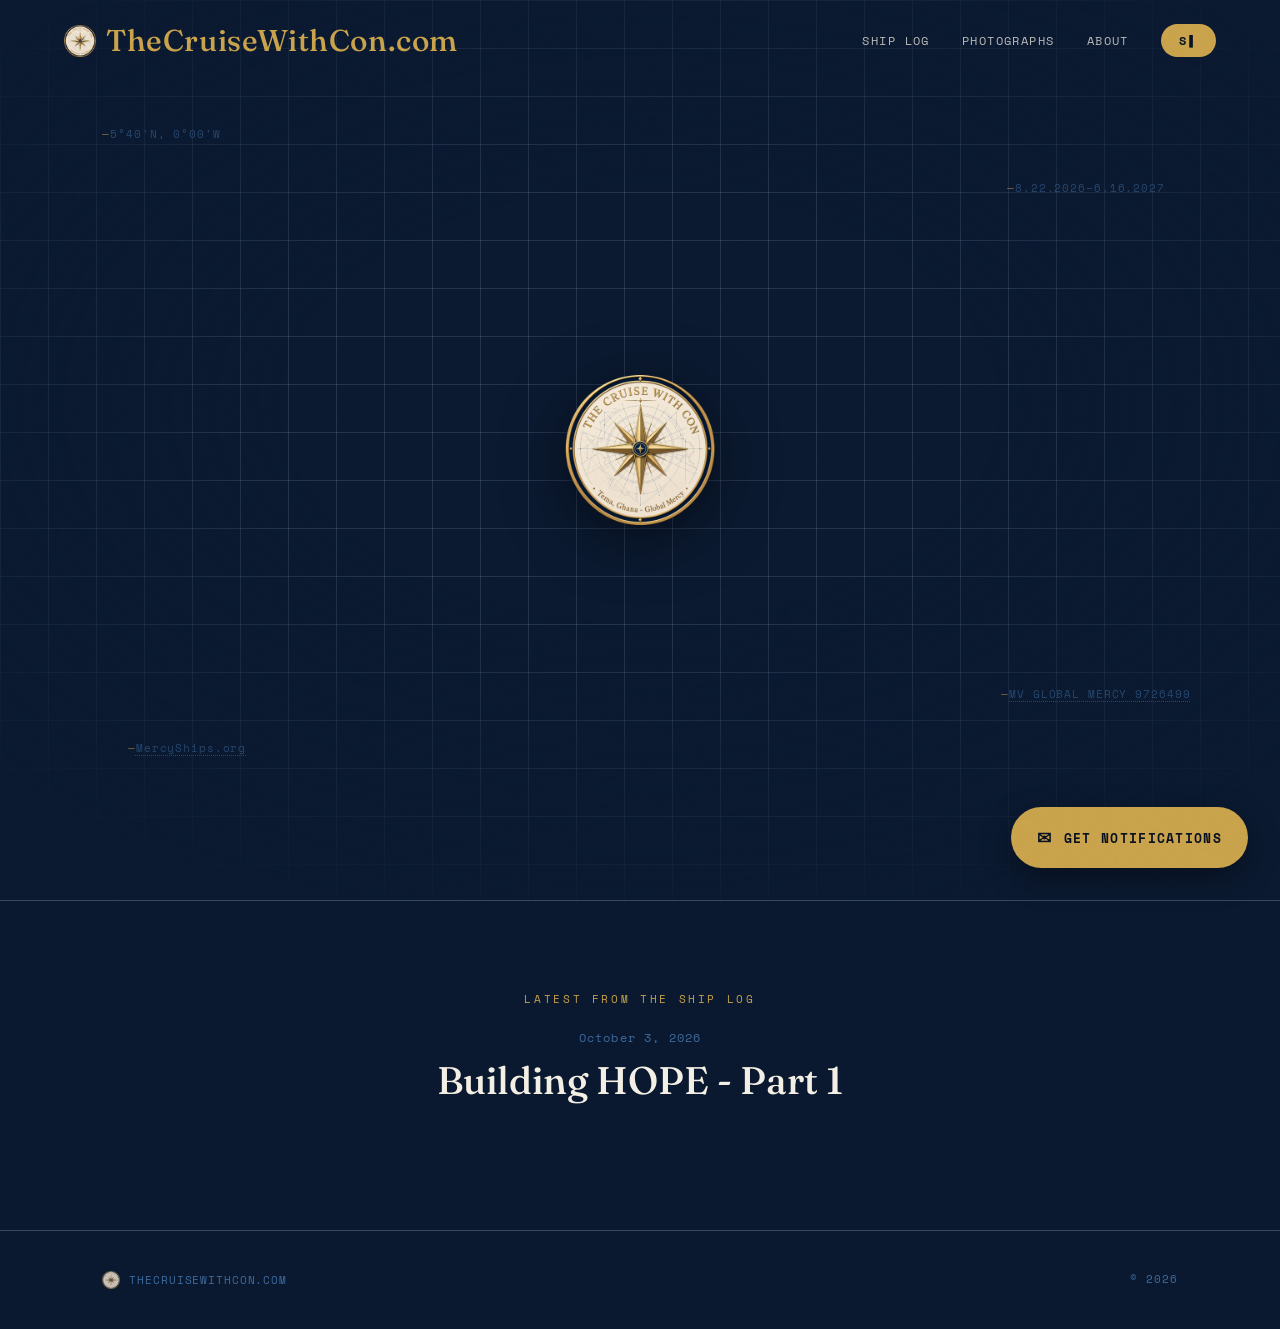
<file: index.html>
<!DOCTYPE html>
<html lang="en">
<head>
<meta charset="UTF-8">
<meta name="viewport" content="width=device-width, initial-scale=1.0">
<title>TheCruiseWithCon.com</title>
<link rel="preconnect" href="https://fonts.googleapis.com">
<link rel="preconnect" href="https://fonts.gstatic.com" crossorigin>
<link href="https://fonts.googleapis.com/css2?family=Fraunces:opsz,wght@9..144,300;9..144,500;9..144,600&family=Spectral:ital,wght@0,300;0,400;1,400&family=Space+Mono:wght@400;700&display=swap" rel="stylesheet">
<link rel="stylesheet" href="css/style.css">
<link rel="alternate icon" href="favicon.ico">
<link rel="icon" type="image/png" sizes="32x32" href="favicon-32.png">
<link rel="icon" type="image/png" sizes="16x16" href="favicon-16.png">
<link rel="apple-touch-icon" href="apple-touch-icon.png">
<style>
  /* ---- Home-only: hero ---- */
  .hero {
    position: relative;
    min-height: 100svh;
    display: flex;
    flex-direction: column;
    justify-content: center;
    align-items: center;
    text-align: center;
    padding: 0 6vw;
  }
  .grid-bg {
    position: absolute; inset: 0;
    background-image:
      linear-gradient(var(--line-pale) 1px, transparent 1px),
      linear-gradient(90deg, var(--line-pale) 1px, transparent 1px);
    background-size: 48px 48px;
    opacity: 0;
    transform: scale(1.16);
    animation: fadeGrid 2.4s ease forwards 0.2s, gridSettle 2.6s cubic-bezier(0.16, 1, 0.3, 1) forwards 0.2s;
  }
  .grid-bg::after {
    content: ""; position: absolute; inset: 0;
    background: radial-gradient(ellipse 70% 60% at 50% 45%, transparent 40%, var(--ink) 100%);
  }
  @keyframes fadeGrid { to { opacity: 1; } }
  @keyframes gridSettle { to { transform: scale(1); } }
  .warp-flash {
    position: absolute; inset: 0;
    background: radial-gradient(circle at 50% 45%, rgba(232,200,116,0.35), transparent 55%);
    opacity: 0;
    animation: warpFlash 1.8s ease-out forwards;
    pointer-events: none;
  }
  @keyframes warpFlash { 0% { opacity: 0; } 10% { opacity: 1; } 100% { opacity: 0; } }
  .coord {
    position: absolute; font-family: 'Space Mono', monospace; font-size: 11px;
    letter-spacing: 0.08em; color: var(--line); opacity: 0; animation: fadeIn 1.2s ease forwards;
  }
  .coord::before { content: "\2014 "; color: var(--gold); }
  @keyframes fadeIn { from { opacity: 0; transform: translate(var(--tx, 0), var(--ty, 0)); } to { opacity: 0.55; transform: translate(0, 0); } }
  .coord-1 { top: 14%; left: 8%; animation-delay: 2.4s; --tx: -14px; --ty: -10px; }
  .coord-2 { top: 20%; right: 9%; animation-delay: 2.7s; --tx: 14px; --ty: -10px; }
  .coord-3 { bottom: 16%; left: 10%; animation-delay: 3s; --tx: -14px; --ty: 10px; }
  .coord-4 { bottom: 22%; right: 7%; animation-delay: 3.3s; --tx: 14px; --ty: 10px; }
  .coord a { color: inherit; text-decoration: underline dotted; text-underline-offset: 3px; }
  .coord a:hover, .coord a:focus-visible { color: var(--gold-bright); }
  .hero-content { position: relative; z-index: 5; opacity: 0; animation: riseIn 1.4s ease forwards 1.4s; }
  @keyframes riseIn { from { opacity: 0; transform: translateY(18px); } to { opacity: 1; transform: translateY(0); } }
  .hero-mark {
    width: 150px;
    height: 150px;
    display: block;
    margin: 0 auto;
    filter: drop-shadow(0 12px 30px rgba(0,0,0,0.5));
  }
  @keyframes blinkCursor { 50% { opacity: 0; } }
  nav .navlink.typing::after {
    content: "\258C";
    margin-left: 2px;
    animation: blinkCursor 0.9s steps(1) infinite;
  }
  .scroll-cue {
    position: absolute; bottom: 40px; left: 50%; transform: translateX(-50%);
    font-family: 'Space Mono', monospace; font-size: 10px; letter-spacing: 0.2em; text-transform: uppercase;
    color: var(--line); display: flex; flex-direction: column; align-items: center; gap: 10px;
    opacity: 0; animation: fadeIn 1s ease forwards 2.4s;
  }
  .scroll-cue .stem { width: 1px; height: 34px; background: linear-gradient(var(--gold), transparent); animation: stemPulse 2.2s ease-in-out infinite 3s; }
  @keyframes stemPulse { 0%,100% { opacity: 0.4; } 50% { opacity: 1; } }
</style>
</head>
<body>

<nav>
  <a class="wordmark" href="index.html"><img src="images/compass-seal.png" alt="" class="wordmark-icon">TheCruiseWithCon.com</a>
  <ul>
    <li><a class="navlink" href="log.html">Ship Log</a></li>
    <li><a class="navlink" href="photos.html">Photographs</a></li>
    <li><a class="navlink" href="story.html">About</a></li>
    <li><a class="navlink nav-btn" href="support.html">Support</a></li>
  </ul>
</nav>

<section class="hero">
  <div class="grid-bg"></div>
  <div class="warp-flash"></div>
  <span class="coord coord-1">5°40'N, 0°00'W</span>
  <span class="coord coord-2">8.22.2026&ndash;6.16.2027</span>
  <span class="coord coord-3"><a href="https://www.mercyships.org" target="_blank" rel="noopener">MercyShips.org</a></span>
  <span class="coord coord-4"><a href="https://www.marinetraffic.com/ais/details/ships/imo:9726499" target="_blank" rel="noopener">MV GLOBAL MERCY 9726499</a></span>

  <div class="hero-content">
    <img src="images/compass-seal.png" alt="TheCruiseWithCon.com" class="hero-mark">
  </div>
</section>

<main>
  <section class="latest-log">
    <span class="label">Latest From The Ship Log</span>
    <div id="latest-post-slot">
      <!-- Populated automatically by js/site.js from js/data.js -->
    </div>
  </section>
</main>

<footer>
  <span class="footer-mark"><img src="images/compass-seal.png" alt="">TheCruiseWithCon.com</span>
  <span>&copy; 2026</span>
</footer>

<!-- Floating email signup — persistent on every page -->
<button class="signup-btn" id="signup-btn" aria-haspopup="dialog" aria-label="Get Notifications"><span class="btn-icon" aria-hidden="true">&#9993;</span><span class="btn-label">Get Notifications</span></button>
<div class="signup-modal" id="signup-modal" role="dialog" aria-modal="true" aria-labelledby="signup-title">
  <div class="modal-card">
    <button class="close-modal" aria-label="Close">&times;</button>
    <h3 id="signup-title">Follow the voyage</h3>
    <p id="modal-intro">Enter your email to receive notifications for new posts to the ship log.</p>
    <form id="signup-form" name="signup" method="POST" data-netlify="true" netlify-honeypot="bot-field">
      <input type="hidden" name="form-name" value="signup">
      <p class="hp-field"><label>Don't fill this out if you're human: <input name="bot-field"></label></p>
      <input type="email" name="email" placeholder="you@email.com" required>
      <button type="submit">Notify Me</button>
    </form>
    <p class="form-success" id="form-success">You're on the list, thank you! You'll hear from me when there's news from the ship.</p>
    <p class="form-error" id="form-error">Something went wrong. Please try again, or email me directly.</p>
  </div>
</div>

<script src="js/data.js"></script>
<script src="js/site.js"></script>
</body>
</html>
</file>
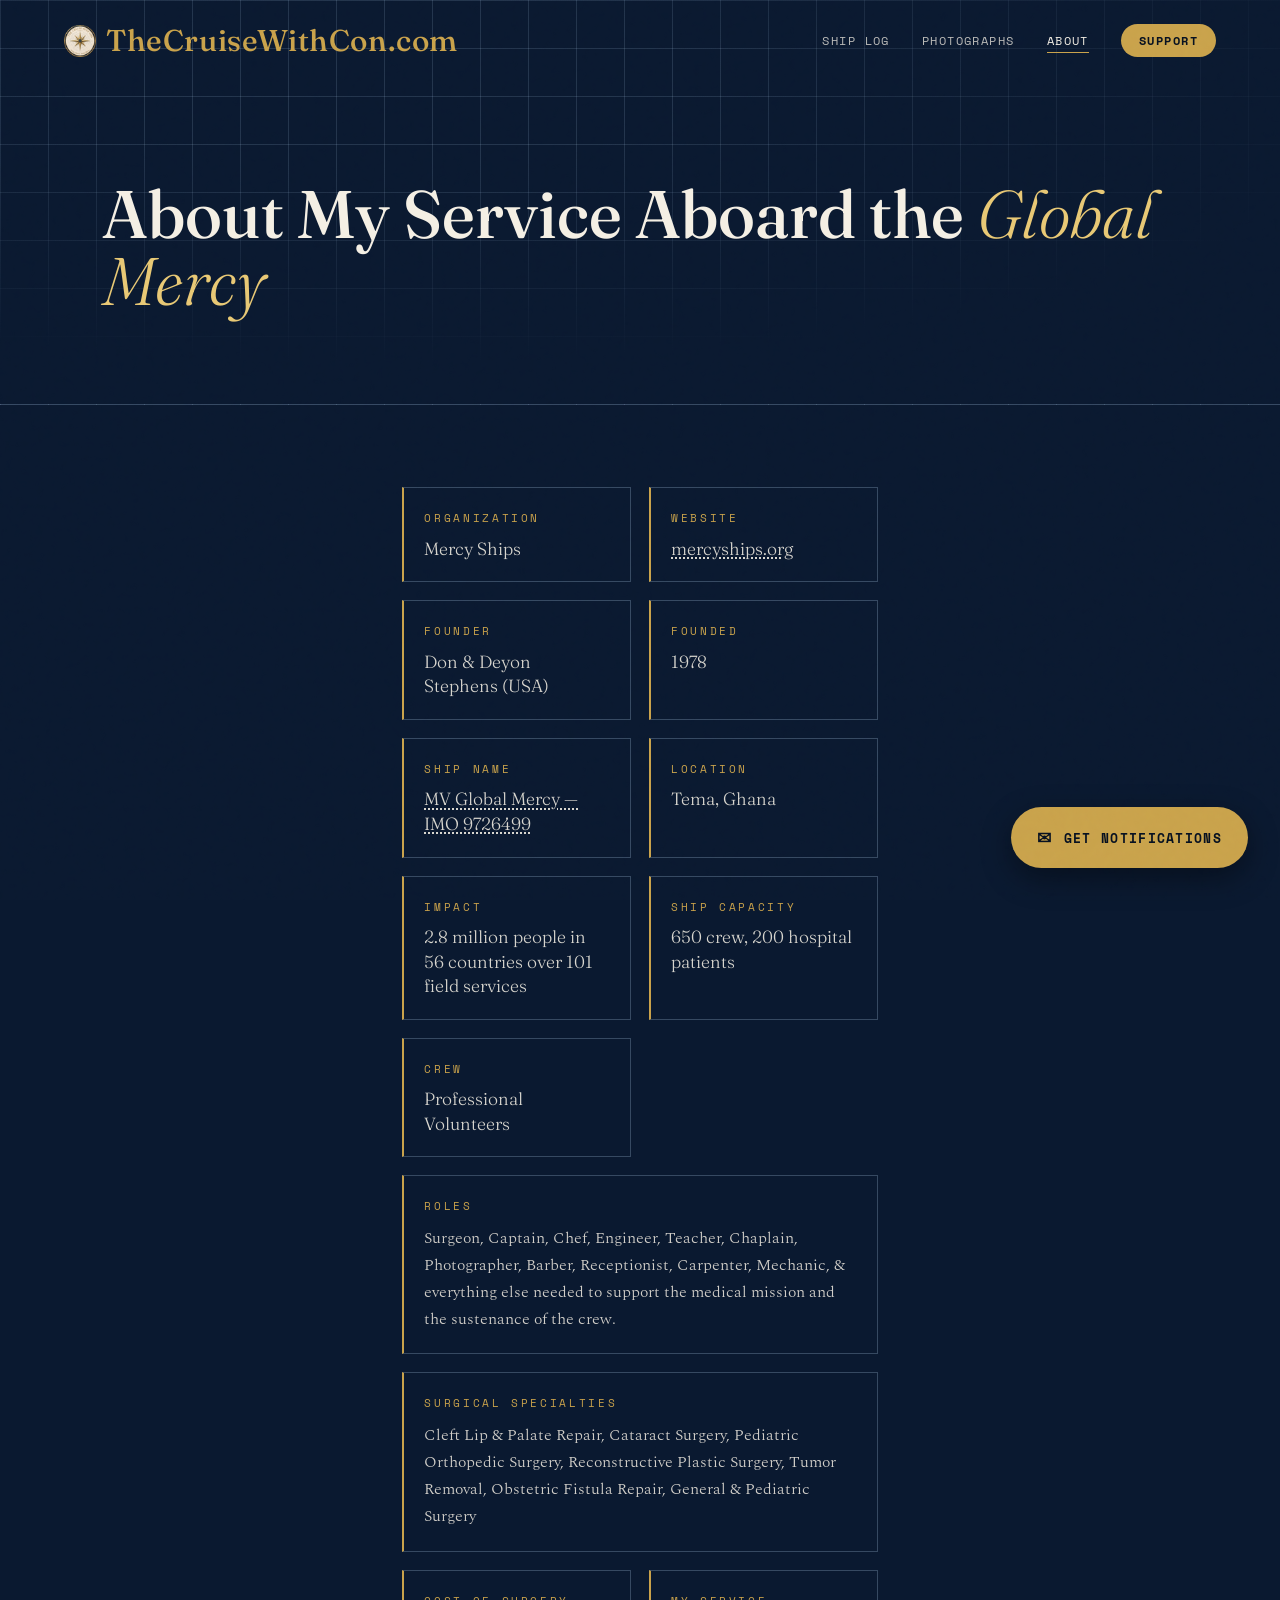
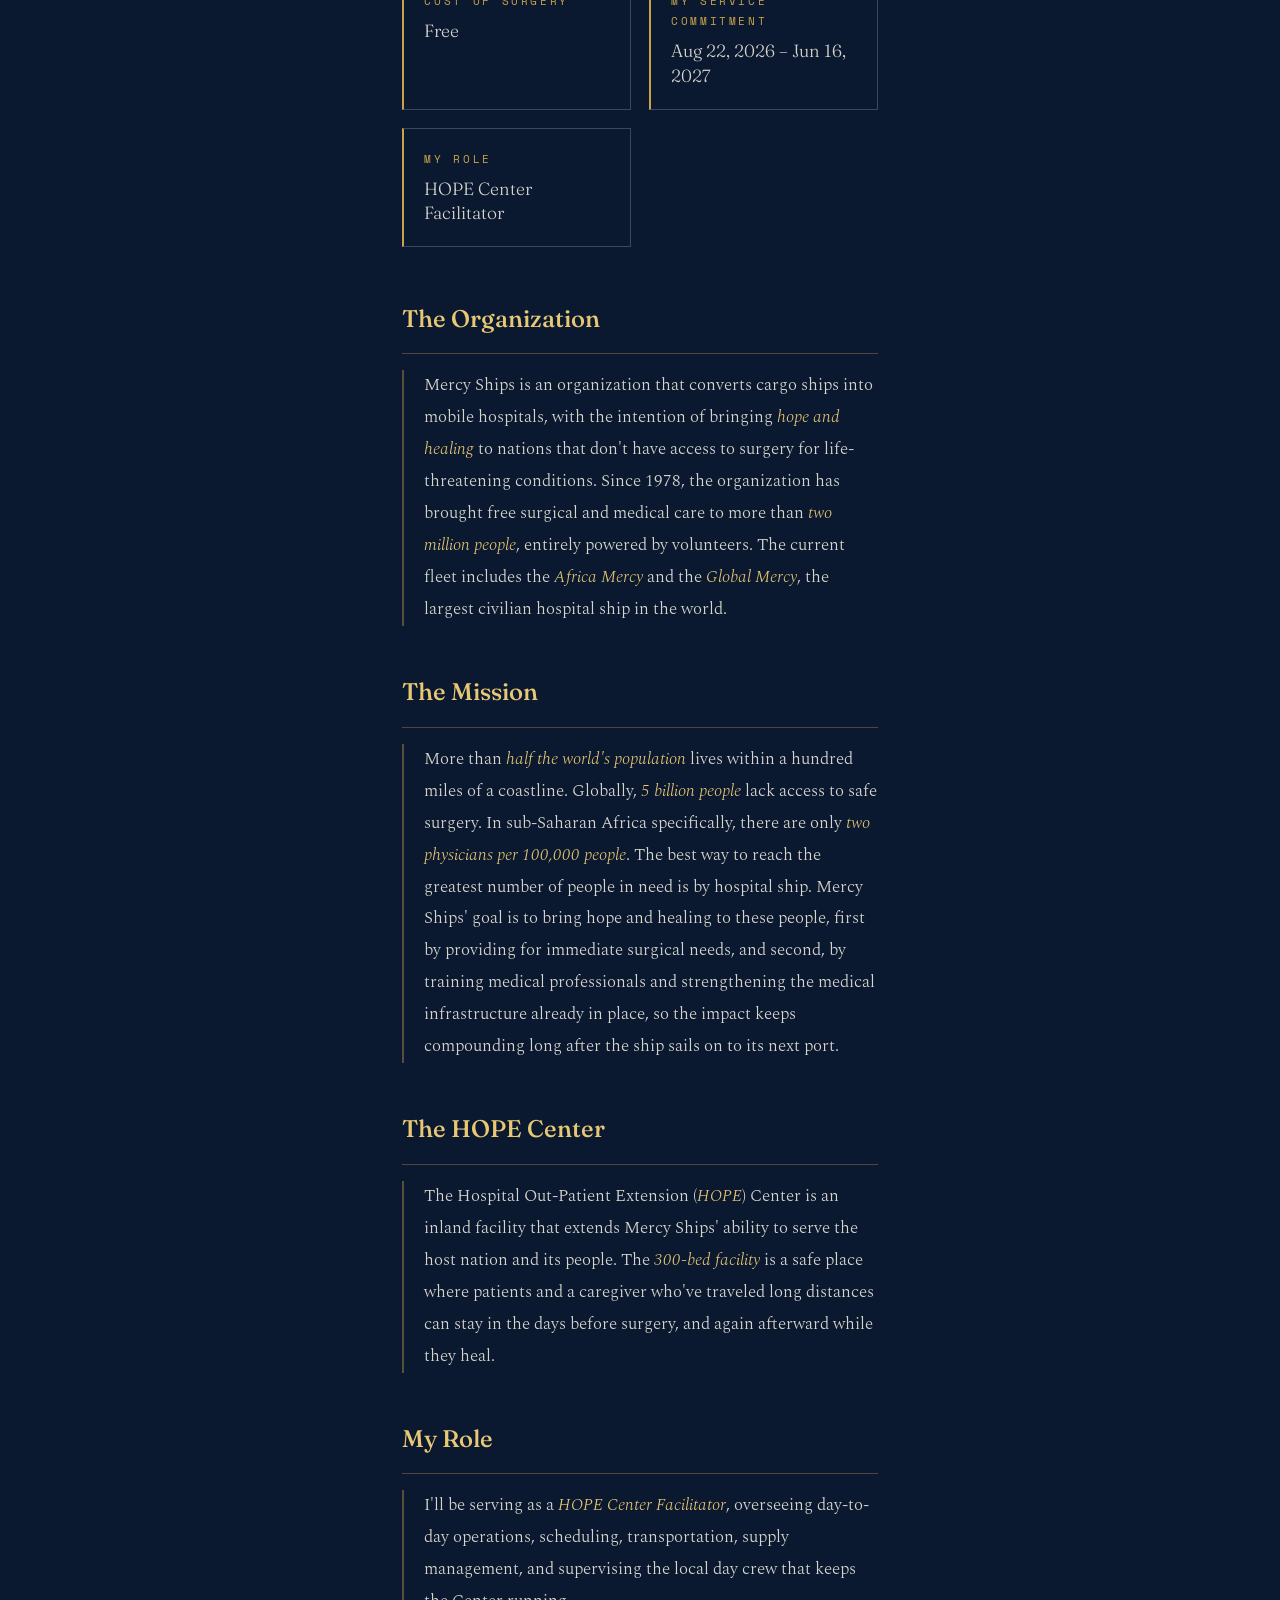
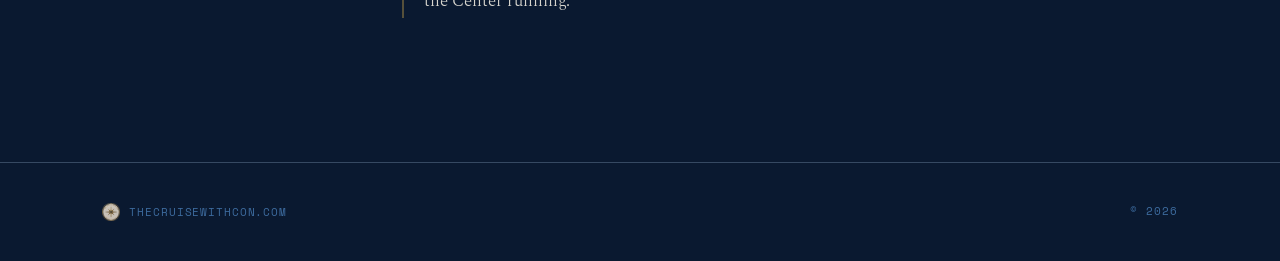
<file: story.html>
<!DOCTYPE html>
<html lang="en">
<head>
<meta charset="UTF-8">
<meta name="viewport" content="width=device-width, initial-scale=1.0">
<title>About — TheCruiseWithCon.com</title>
<link rel="preconnect" href="https://fonts.googleapis.com">
<link rel="preconnect" href="https://fonts.gstatic.com" crossorigin>
<link href="https://fonts.googleapis.com/css2?family=Fraunces:opsz,wght@9..144,300;9..144,500;9..144,600&family=Spectral:ital,wght@0,300;0,400;1,400&family=Space+Mono:wght@400;700&display=swap" rel="stylesheet">
<link rel="stylesheet" href="css/style.css">
<link rel="alternate icon" href="favicon.ico">
<link rel="icon" type="image/png" sizes="32x32" href="favicon-32.png">
<link rel="icon" type="image/png" sizes="16x16" href="favicon-16.png">
<link rel="apple-touch-icon" href="apple-touch-icon.png">
</head>
<body>

<nav>
  <a class="wordmark" href="index.html"><img src="images/compass-seal.png" alt="" class="wordmark-icon">TheCruiseWithCon.com</a>
  <ul>
    <li><a class="navlink" href="log.html">Ship Log</a></li>
    <li><a class="navlink" href="photos.html">Photographs</a></li>
    <li><a class="navlink" href="story.html" aria-current="page">About</a></li>
    <li><a class="navlink nav-btn" href="support.html">Support</a></li>
  </ul>
</nav>

<header class="page-header">
  <h1>About My Service Aboard the <em>Global Mercy</em></h1>
</header>

<main class="story-body">
  <div class="fact-grid">
    <div class="fact-card"><span class="label">Organization</span><div class="value">Mercy Ships</div></div>
    <div class="fact-card"><span class="label">Website</span><div class="value"><a href="https://www.mercyships.org" target="_blank" rel="noopener">mercyships.org</a></div></div>
    <div class="fact-card"><span class="label">Founder</span><div class="value">Don &amp; Deyon Stephens (USA)</div></div>
    <div class="fact-card"><span class="label">Founded</span><div class="value">1978</div></div>
    <div class="fact-card"><span class="label">Ship Name</span><div class="value"><a href="https://www.marinetraffic.com/ais/details/ships/imo:9726499" target="_blank" rel="noopener">MV Global Mercy &mdash; IMO 9726499</a></div></div>
    <div class="fact-card"><span class="label">Location</span><div class="value">Tema, Ghana</div></div>
    <div class="fact-card"><span class="label">Impact</span><div class="value">2.8 million people in 56 countries over 101 field services</div></div>
    <div class="fact-card"><span class="label">Ship Capacity</span><div class="value">650 crew, 200 hospital patients</div></div>
    <div class="fact-card"><span class="label">Crew</span><div class="value">Professional Volunteers</div></div>
    <div class="fact-card wide">
      <span class="label">Roles</span>
      <div class="value">Surgeon, Captain, Chef, Engineer, Teacher, Chaplain, Photographer, Barber, Receptionist, Carpenter, Mechanic, &amp; everything else needed to support the medical mission and the sustenance of the crew.</div>
    </div>
    <div class="fact-card wide">
      <span class="label">Surgical Specialties</span>
      <div class="value">Cleft Lip &amp; Palate Repair, Cataract Surgery, Pediatric Orthopedic Surgery, Reconstructive Plastic Surgery, Tumor Removal, Obstetric Fistula Repair, General &amp; Pediatric Surgery</div>
    </div>
    <div class="fact-card"><span class="label">Cost of Surgery</span><div class="value">Free</div></div>
    <div class="fact-card"><span class="label">My Service Commitment</span><div class="value">Aug 22, 2026 &ndash; Jun 16, 2027</div></div>
    <div class="fact-card"><span class="label">My Role</span><div class="value">HOPE Center Facilitator</div></div>
  </div>

  <h2 id="organization">The Organization</h2>
  <p>Mercy Ships is an organization that converts cargo ships into mobile hospitals, with the intention of bringing <em>hope and healing</em> to nations that don't have access to surgery for life-threatening conditions. Since 1978, the organization has brought free surgical and medical care to more than <em>two million people</em>, entirely powered by volunteers. The current fleet includes the <em>Africa Mercy</em> and the <em>Global Mercy</em>, the largest civilian hospital ship in the world.</p>

  <h2>The Mission</h2>
  <p>More than <em>half the world's population</em> lives within a hundred miles of a coastline. Globally, <em>5 billion people</em> lack access to safe surgery. In sub-Saharan Africa specifically, there are only <em>two physicians per 100,000 people</em>. The best way to reach the greatest number of people in need is by hospital ship. Mercy Ships' goal is to bring hope and healing to these people, first by providing for immediate surgical needs, and second, by training medical professionals and strengthening the medical infrastructure already in place, so the impact keeps compounding long after the ship sails on to its next port.</p>

  <h2 id="hope-center">The HOPE Center</h2>
  <p>The Hospital Out-Patient Extension (<em>HOPE</em>) Center is an inland facility that extends Mercy Ships' ability to serve the host nation and its people. The <em>300-bed facility</em> is a safe place where patients and a caregiver who've traveled long distances can stay in the days before surgery, and again afterward while they heal.</p>

  <h2>My Role</h2>
  <p>I'll be serving as a <em>HOPE Center Facilitator</em>, overseeing day-to-day operations, scheduling, transportation, supply management, and supervising the local day crew that keeps the Center running.</p>
</main>

<footer>
  <span class="footer-mark"><img src="images/compass-seal.png" alt="">TheCruiseWithCon.com</span>
  <span>&copy; 2026</span>
</footer>

<button class="signup-btn" id="signup-btn" aria-haspopup="dialog" aria-label="Get Notifications"><span class="btn-icon" aria-hidden="true">&#9993;</span><span class="btn-label">Get Notifications</span></button>
<div class="signup-modal" id="signup-modal" role="dialog" aria-modal="true" aria-labelledby="signup-title">
  <div class="modal-card">
    <button class="close-modal" aria-label="Close">&times;</button>
    <h3 id="signup-title">Follow the voyage</h3>
    <p id="modal-intro">Enter your email to receive notifications for new posts to the ship log.</p>
    <form id="signup-form" name="signup" method="POST" data-netlify="true" netlify-honeypot="bot-field">
      <input type="hidden" name="form-name" value="signup">
      <p class="hp-field"><label>Don't fill this out if you're human: <input name="bot-field"></label></p>
      <input type="email" name="email" placeholder="you@email.com" required>
      <button type="submit">Notify Me</button>
    </form>
    <p class="form-success" id="form-success">You're on the list, thank you! You'll hear from me when there's news from the ship.</p>
    <p class="form-error" id="form-error">Something went wrong. Please try again, or email me directly.</p>
  </div>
</div>

<script src="js/data.js"></script>
<script src="js/site.js"></script>
</body>
</html>
</file>
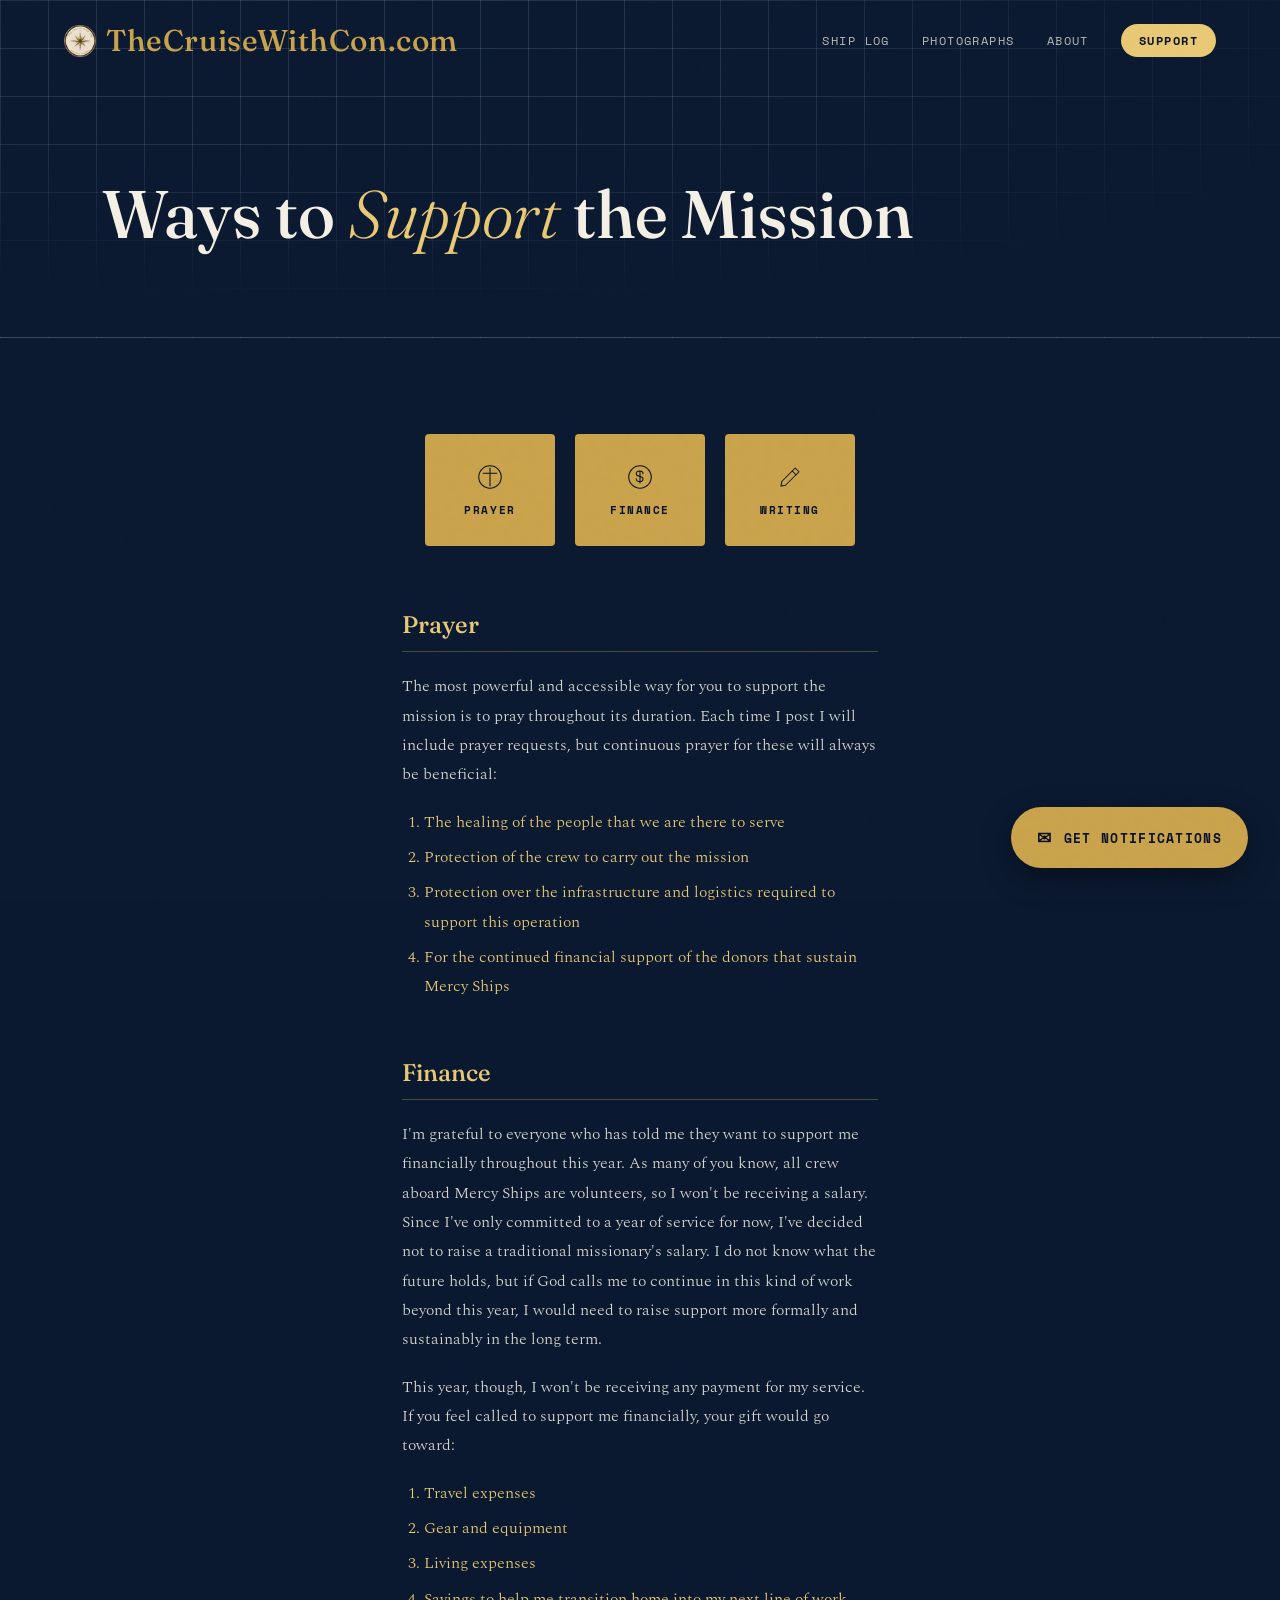
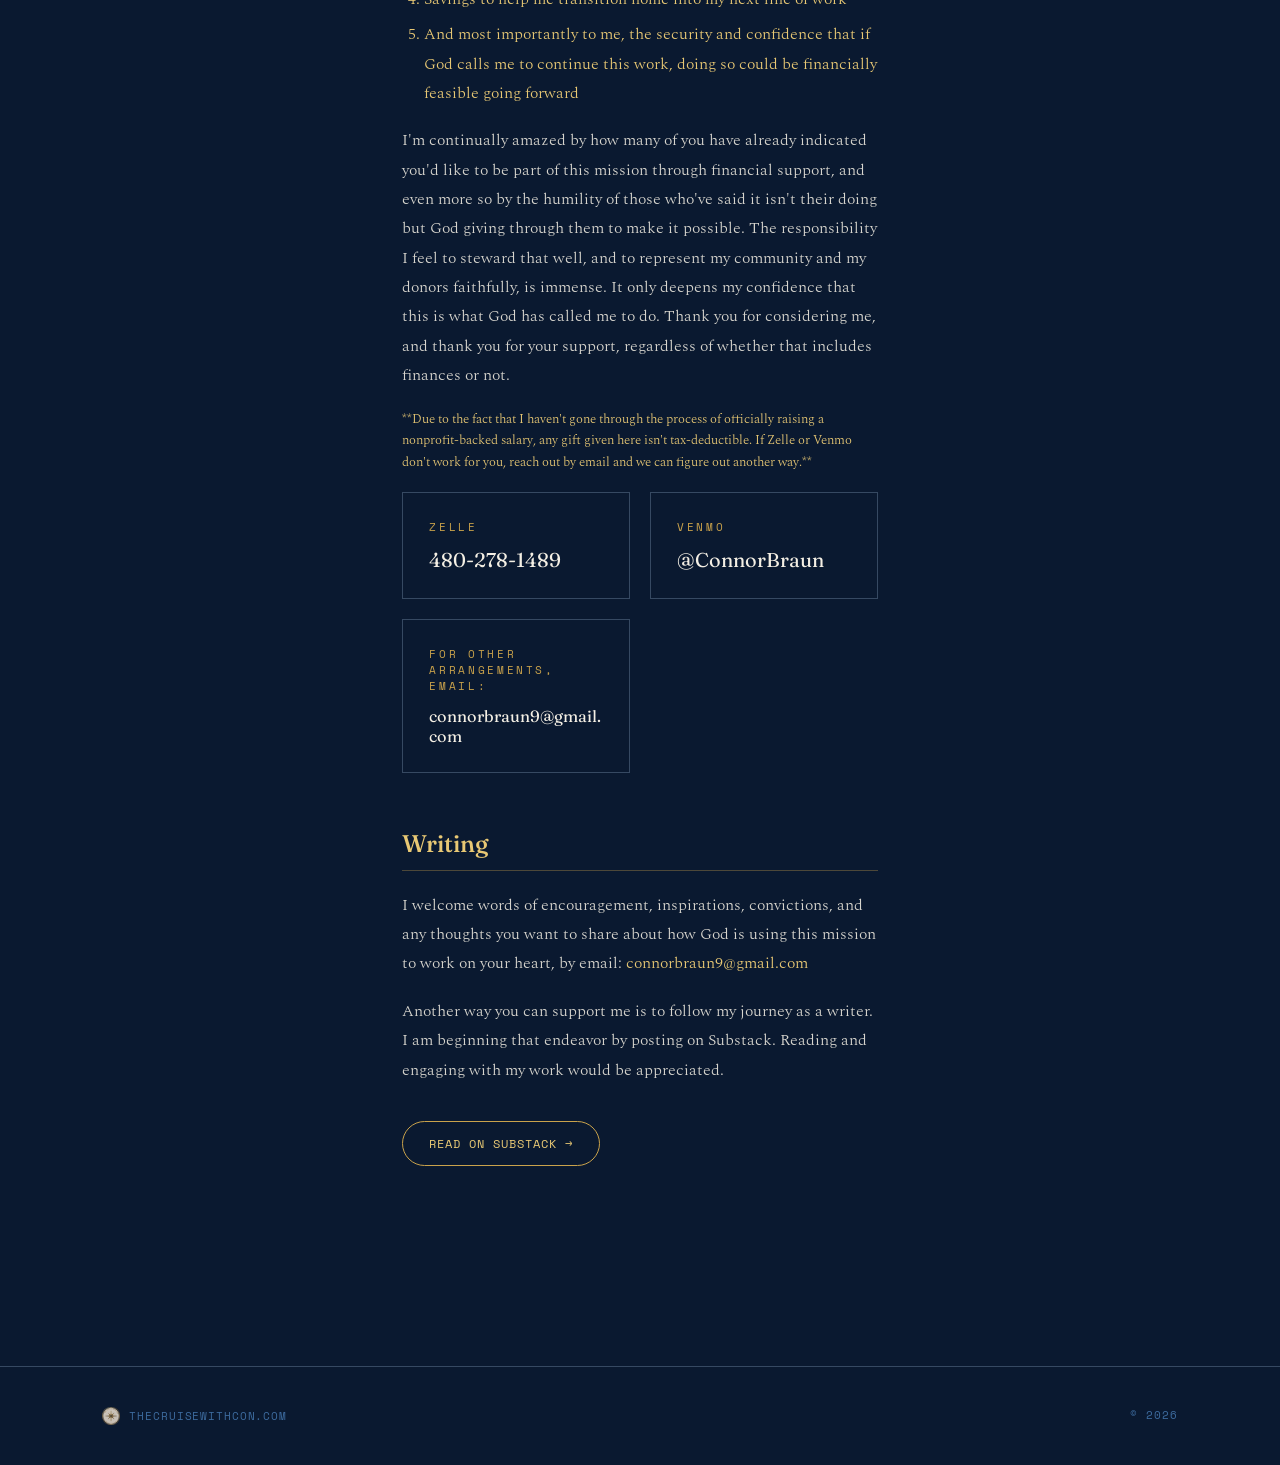
<file: support.html>
<!DOCTYPE html>
<html lang="en">
<head>
<meta charset="UTF-8">
<meta name="viewport" content="width=device-width, initial-scale=1.0">
<title>Support — TheCruiseWithCon.com</title>
<link rel="preconnect" href="https://fonts.googleapis.com">
<link rel="preconnect" href="https://fonts.gstatic.com" crossorigin>
<link href="https://fonts.googleapis.com/css2?family=Fraunces:opsz,wght@9..144,300;9..144,500;9..144,600&family=Spectral:ital,wght@0,300;0,400;1,400&family=Space+Mono:wght@400;700&display=swap" rel="stylesheet">
<link rel="stylesheet" href="css/style.css">
<link rel="alternate icon" href="favicon.ico">
<link rel="icon" type="image/png" sizes="32x32" href="favicon-32.png">
<link rel="icon" type="image/png" sizes="16x16" href="favicon-16.png">
<link rel="apple-touch-icon" href="apple-touch-icon.png">
</head>
<body>

<nav>
  <a class="wordmark" href="index.html"><img src="images/compass-seal.png" alt="" class="wordmark-icon">TheCruiseWithCon.com</a>
  <ul>
    <li><a class="navlink" href="log.html">Ship Log</a></li>
    <li><a class="navlink" href="photos.html">Photographs</a></li>
    <li><a class="navlink" href="story.html">About</a></li>
    <li><a class="navlink nav-btn" href="support.html" aria-current="page">Support</a></li>
  </ul>
</nav>

<header class="page-header">
  <h1>Ways to <em>Support</em> the Mission</h1>
</header>

<main class="support-body">
  <div class="support-icon-nav" role="navigation" aria-label="Jump to a support section">
    <a class="icon-link" href="#prayer">
      <svg viewBox="0 0 40 40" fill="none" xmlns="http://www.w3.org/2000/svg" stroke-width="1.4">
        <path d="M20 8 V32 M11 15 H29" stroke-linecap="round"/>
        <circle cx="20" cy="20" r="15"/>
      </svg>
      <span>Prayer</span>
    </a>
    <a class="icon-link" href="#finance">
      <svg viewBox="0 0 40 40" fill="none" xmlns="http://www.w3.org/2000/svg" stroke-width="1.4">
        <circle cx="20" cy="20" r="15"/>
        <path d="M20 12 V28 M24 15.5c0-2-2-3.5-4.5-3.5S15 13.5 15 15.5s2 3 4.5 3.5c2.5.5 4.5 1.5 4.5 3.5s-2 3.5-4.5 3.5-4.5-1.5-4.5-3.5" stroke-linecap="round" stroke-linejoin="round"/>
      </svg>
      <span>Finance</span>
    </a>
    <a class="icon-link" href="#writing">
      <svg viewBox="0 0 40 40" fill="none" xmlns="http://www.w3.org/2000/svg" stroke-width="1.4">
        <path d="M27 8 L32 13 L14 31 L8 32 L9 26 Z" stroke-linejoin="round"/>
        <path d="M23 12 L28 17" stroke-linecap="round"/>
      </svg>
      <span>Writing</span>
    </a>
  </div>

  <section class="support-section" id="prayer">
    <h2>Prayer</h2>
    <p>The most powerful and accessible way for you to support the mission is to pray throughout its duration. Each time I post I will include prayer requests, but continuous prayer for these will always be beneficial:</p>
    <ol>
      <li>The healing of the people that we are there to serve</li>
      <li>Protection of the crew to carry out the mission</li>
      <li>Protection over the infrastructure and logistics required to support this operation</li>
      <li>For the continued financial support of the donors that sustain Mercy Ships</li>
    </ol>
  </section>

  <section class="support-section" id="finance">
    <h2>Finance</h2>
    <p>I'm grateful to everyone who has told me they want to support me financially throughout this year. As many of you know, all crew aboard Mercy Ships are volunteers, so I won't be receiving a salary. Since I've only committed to a year of service for now, I've decided not to raise a traditional missionary's salary. I do not know what the future holds, but if God calls me to continue in this kind of work beyond this year, I would need to raise support more formally and sustainably in the long term.</p>
    <p>This year, though, I won't be receiving any payment for my service. If you feel called to support me financially, your gift would go toward:</p>
    <ol>
      <li>Travel expenses</li>
      <li>Gear and equipment</li>
      <li>Living expenses</li>
      <li>Savings to help me transition home into my next line of work</li>
      <li>And most importantly to me, the security and confidence that if God calls me to continue this work, doing so could be financially feasible going forward</li>
    </ol>
    <p>I'm continually amazed by how many of you have already indicated you'd like to be part of this mission through financial support, and even more so by the humility of those who've said it isn't their doing but God giving through them to make it possible. The responsibility I feel to steward that well, and to represent my community and my donors faithfully, is immense. It only deepens my confidence that this is what God has called me to do. Thank you for considering me, and thank you for your support, regardless of whether that includes finances or not.</p>
    <p class="fine-print">**Due to the fact that I haven't gone through the process of officially raising a nonprofit-backed salary, any gift given here isn't tax-deductible. If Zelle or Venmo don't work for you, reach out by email and we can figure out another way.**</p>

    <div class="give-methods">
      <div class="give-method">
        <span class="label">Zelle</span>
        <div class="value">480-278-1489</div>
      </div>
      <div class="give-method">
        <span class="label">Venmo</span>
        <div class="value">@ConnorBraun</div>
      </div>
      <div class="give-method">
        <span class="label">For other arrangements, email:</span>
        <div class="value value-compact">connorbraun9@gmail.com</div>
      </div>
    </div>
  </section>

  <section class="support-section" id="writing">
    <h2>Writing</h2>
    <p>I welcome words of encouragement, inspirations, convictions, and any thoughts you want to share about how God is using this mission to work on your heart, by email: <em>connorbraun9@gmail.com</em></p>
    <p>Another way you can support me is to follow my journey as a writer. I am beginning that endeavor by posting on Substack. Reading and engaging with my work would be appreciated.</p>
    <a href="https://substack.com/@cabraun?r=7fio84&utm_campaign=profile&utm_medium=profile-page" class="substack-btn" target="_blank" rel="noopener">Read on Substack &rarr;</a>
  </section>
</main>

<footer>
  <span class="footer-mark"><img src="images/compass-seal.png" alt="">TheCruiseWithCon.com</span>
  <span>&copy; 2026</span>
</footer>

<button class="signup-btn" id="signup-btn" aria-haspopup="dialog" aria-label="Get Notifications"><span class="btn-icon" aria-hidden="true">&#9993;</span><span class="btn-label">Get Notifications</span></button>
<div class="signup-modal" id="signup-modal" role="dialog" aria-modal="true" aria-labelledby="signup-title">
  <div class="modal-card">
    <button class="close-modal" aria-label="Close">&times;</button>
    <h3 id="signup-title">Follow the voyage</h3>
    <p id="modal-intro">Enter your email to receive notifications for new posts to the ship log.</p>
    <form id="signup-form" name="signup" method="POST" data-netlify="true" netlify-honeypot="bot-field">
      <input type="hidden" name="form-name" value="signup">
      <p class="hp-field"><label>Don't fill this out if you're human: <input name="bot-field"></label></p>
      <input type="email" name="email" placeholder="you@email.com" required>
      <button type="submit">Notify Me</button>
    </form>
    <p class="form-success" id="form-success">You're on the list, thank you! You'll hear from me when there's news from the ship.</p>
    <p class="form-error" id="form-error">Something went wrong. Please try again, or email me directly.</p>
  </div>
</div>

<script src="js/data.js"></script>
<script src="js/site.js"></script>
</body>
</html>
</file>
<file: css/style.css>
/* =========================================================
   CRUISE WITH CON — Shared Design System
   Blueprint blue + brass/gold nautical accents
   ========================================================= */

:root {
  --ink: #0a1930;
  --ink-deep: #061020;
  --line: #3d6b9e;
  --line-pale: rgba(168, 197, 224, 0.16);
  --line-pale-strong: rgba(168, 197, 224, 0.28);
  --gold: #c9a24b;
  --gold-bright: #e8c874;
  --paper: #f4efe4;
}

* { margin: 0; padding: 0; box-sizing: border-box; }

html { scroll-behavior: smooth; }

body {
  background: var(--ink);
  color: var(--paper);
  font-family: 'Spectral', serif;
  overflow-x: hidden;
}

/* ---- Film-grain texture: keeps flat dark sections from feeling sterile ---- */
body::after {
  content: "";
  position: fixed;
  inset: 0;
  z-index: 999;
  pointer-events: none;
  opacity: 0.05;
  mix-blend-mode: overlay;
  background-image: url("data:image/svg+xml,%3Csvg xmlns='http://www.w3.org/2000/svg' width='180' height='180'%3E%3Cfilter id='n'%3E%3CfeTurbulence type='fractalNoise' baseFrequency='0.9' numOctaves='2' stitchTiles='stitch'/%3E%3C/filter%3E%3Crect width='100%25' height='100%25' filter='url(%23n)'/%3E%3C/svg%3E");
  background-repeat: no-repeat;
  background-size: cover;
}

@media (prefers-reduced-motion: reduce) {
  * { animation-duration: 0.01ms !important; animation-iteration-count: 1 !important; transition-duration: 0.01ms !important; }
}

a { color: inherit; }

/* ---------------------------------------------------------
   NAV — shared across every page
   --------------------------------------------------------- */
nav {
  position: fixed;
  top: 0; left: 0; right: 0;
  z-index: 20;
  display: flex;
  justify-content: space-between;
  align-items: center;
  padding: 22px 5vw;
  font-family: 'Space Mono', monospace;
  font-size: 12px;
  letter-spacing: 0.12em;
  text-transform: uppercase;
  color: var(--paper);
}
nav .wordmark {
  display: inline-flex;
  align-items: center;
  gap: 10px;
  color: var(--gold);
  font-family: 'Fraunces', serif;
  font-size: 30px;              /* doubled per request */
  letter-spacing: 0.02em;
  text-transform: none;
  font-weight: 500;
  text-decoration: none;
}
nav .wordmark-icon {
  width: 32px;
  height: 32px;
}
nav ul { list-style: none; display: flex; gap: 32px; }
nav a.navlink { color: inherit; text-decoration: none; opacity: 0.75; transition: opacity 0.25s ease; }
nav a.navlink:hover, nav a.navlink:focus-visible { opacity: 1; }
nav a.navlink[aria-current="page"] { opacity: 1; border-bottom: 1px solid var(--gold); padding-bottom: 3px; }
nav a.navlink.nav-btn {
  opacity: 1;
  background: var(--gold);
  color: var(--ink-deep);
  border: none;
  padding: 8px 18px;
  border-radius: 999px;
  font-weight: 700;
  transition: background 0.2s ease, transform 0.2s ease;
}
nav a.navlink.nav-btn:hover, nav a.navlink.nav-btn:focus-visible {
  background: var(--gold-bright);
  transform: translateY(-1px);
}
nav a.navlink.nav-btn[aria-current="page"] { background: var(--gold-bright); }

/* ---------------------------------------------------------
   PAGE HEADER — used on every interior page (not the hero)
   --------------------------------------------------------- */
.page-header {
  position: relative;
  padding: 180px 8vw 90px;
  border-bottom: 1px solid var(--line-pale-strong);
  background-image:
    linear-gradient(var(--line-pale) 1px, transparent 1px),
    linear-gradient(90deg, var(--line-pale) 1px, transparent 1px);
  background-size: 48px 48px;
}
.page-header::after {
  content: "";
  position: absolute; inset: 0;
  background: radial-gradient(ellipse 80% 70% at 30% 20%, transparent 30%, var(--ink) 100%);
  pointer-events: none;
}
.page-header .eyebrow {
  position: relative; z-index: 2;
  font-family: 'Space Mono', monospace;
  font-size: 11px;
  letter-spacing: 0.28em;
  text-transform: uppercase;
  color: var(--gold-bright);
  margin-bottom: 18px;
  display: block;
}
.page-header h1 {
  position: relative; z-index: 2;
  font-family: 'Fraunces', serif;
  font-weight: 500;
  font-size: clamp(2.2rem, 6vw, 4.2rem);
  line-height: 1;
}
.page-header h1 em { font-style: italic; font-weight: 300; color: var(--gold-bright); }
.page-header .dek {
  position: relative; z-index: 2;
  max-width: 560px;
  margin-top: 22px;
  font-size: 1.05rem;
  font-weight: 300;
  line-height: 1.7;
  color: rgba(244,239,228,0.82);
}
.page-header .eyebrow, .page-header h1, .page-header .dek {
  opacity: 0;
  animation: pageRise 0.9s ease forwards;
}
.page-header h1 { animation-delay: 0.08s; }
.page-header .dek { animation-delay: 0.2s; }
@keyframes pageRise { from { opacity: 0; transform: translateY(14px); } to { opacity: 1; transform: translateY(0); } }

main { position: relative; z-index: 1; }

/* ---------------------------------------------------------
   PLACEHOLDER MARKER — visual map of what's incomplete
   --------------------------------------------------------- */
.placeholder {
  position: relative;
  border: 1px dashed rgba(201, 162, 75, 0.55);
  background: rgba(201, 162, 75, 0.05);
  border-radius: 2px;
}
.placeholder::before {
  content: attr(data-placeholder);
  position: absolute;
  top: -11px; left: 14px;
  background: var(--ink);
  padding: 0 8px;
  font-family: 'Space Mono', monospace;
  font-size: 10px;
  letter-spacing: 0.14em;
  text-transform: uppercase;
  color: var(--gold-bright);
}

/* ---------------------------------------------------------
   SECTION LABELS
   --------------------------------------------------------- */
.label {
  font-family: 'Space Mono', monospace;
  font-size: 11px;
  letter-spacing: 0.24em;
  text-transform: uppercase;
  color: var(--gold);
  display: block;
}

/* ---------------------------------------------------------
   HOME — latest log teaser
   --------------------------------------------------------- */
.latest-log {
  padding: 10vh 8vw 14vh;
  border-top: 1px solid var(--line-pale-strong);
  text-align: center;
}
.latest-log .label { margin-bottom: 22px; }
#latest-post-slot {
  max-width: 560px;
  margin: 0 auto;
}
#latest-post-slot a {
  text-decoration: none;
  display: block;
}
#latest-post-slot .post-date {
  font-family: 'Space Mono', monospace;
  font-size: 12px;
  letter-spacing: 0.1em;
  color: var(--line);
  margin-bottom: 10px;
}
#latest-post-slot .post-title {
  font-family: 'Fraunces', serif;
  font-weight: 500;
  font-size: clamp(1.6rem, 4vw, 2.4rem);
  transition: color 0.25s ease;
}
#latest-post-slot a:hover .post-title,
#latest-post-slot a:focus-visible .post-title { color: var(--gold-bright); }

.about-line {
  max-width: 620px;
  margin: 0 auto;
  padding: 8vh 8vw 0;
  text-align: center;
  font-size: 1.05rem;
  font-weight: 300;
  line-height: 1.7;
  color: rgba(244,239,228,0.85);
}

/* ---------------------------------------------------------
   LOG — stacked pile of books
   --------------------------------------------------------- */
.book-stack-wrap {
  max-width: 600px;
  margin: 0 auto;
  padding: 10vh 6vw 0;
}
.book-stack {
  display: flex;
  flex-direction: column;
  padding-top: 10px;
}
.book-slab {
  position: relative;
  width: 100%;
  height: 60px;
  border: none;
  cursor: pointer;
  display: flex;
  align-items: center;
  padding: 0 26px 0 34px;
  border-radius: 2px 4px 4px 2px;
  background-image: url("data:image/svg+xml,%3Csvg xmlns='http://www.w3.org/2000/svg' width='140' height='140'%3E%3Cfilter id='n'%3E%3CfeTurbulence type='fractalNoise' baseFrequency='0.75' numOctaves='3' stitchTiles='stitch'/%3E%3CfeColorMatrix type='saturate' values='0'/%3E%3C/filter%3E%3Crect width='100%25' height='100%25' filter='url(%23n)'/%3E%3C/svg%3E");
  background-blend-mode: overlay;
  background-size: 140px 140px;
  box-shadow:
    inset 0 2px 0 rgba(255,255,255,0.1),
    inset 0 -18px 22px -14px rgba(0,0,0,0.4),
    0 10px 20px -6px rgba(0,0,0,0.5);
  transition: transform 0.35s cubic-bezier(0.34, 1.56, 0.64, 1), box-shadow 0.3s ease, margin 0.3s ease;
  transform: translateX(var(--offset, 0px));
  opacity: 0;
  animation: slabRise 0.6s ease forwards;
  animation-delay: var(--delay, 0s);
}
@keyframes slabRise { from { opacity: 0; transform: translateX(var(--offset, 0px)) translateY(14px); } to { opacity: 1; transform: translateX(var(--offset, 0px)) translateY(0); } }
.book-slab:hover, .book-slab:focus-visible {
  transform: translateX(calc(var(--offset, 0px) + 14px));
  z-index: 999 !important;
  box-shadow:
    inset 0 2px 0 rgba(255,255,255,0.12),
    inset 0 -18px 22px -14px rgba(0,0,0,0.45),
    6px 18px 30px -4px rgba(0,0,0,0.6);
}
.book-slab .slab-pages {
  position: absolute;
  left: 0; top: 3px; bottom: 3px;
  width: 16px;
  border-radius: 2px 0 0 2px;
  background: repeating-linear-gradient(to bottom, #ece4d0 0px, #ece4d0 2px, #d7c9a3 2px, #d7c9a3 3px);
  box-shadow: inset -3px 0 4px rgba(0,0,0,0.3);
}
.book-slab .slab-face {
  position: relative;
  display: flex;
  align-items: baseline;
  gap: 16px;
  z-index: 1;
}
.book-slab .slab-num {
  font-family: 'Space Mono', monospace;
  font-size: 11px;
  letter-spacing: 0.14em;
  color: rgba(232,200,116,0.85);
  text-shadow: 0 1px 0 rgba(0,0,0,0.3);
  white-space: nowrap;
}
.book-slab .slab-num-writing {
  font-family: 'Fraunces', serif;
  font-style: italic;
  font-weight: 400;
  letter-spacing: 0.02em;
  color: rgba(232,200,116,0.85);
  text-transform: none;
}
.book-slab .slab-date {
  font-family: 'Space Mono', monospace;
  font-size: 12.5px;
  letter-spacing: 0.06em;
  color: rgba(244,239,228,0.92);
  text-shadow: 0 1px 0 rgba(0,0,0,0.3);
  white-space: nowrap;
}
.book-slab .slab-title {
  font-family: 'Fraunces', serif;
  font-style: italic;
  font-weight: 400;
  font-size: 13px;
  color: rgba(244,239,228,0.55);
  overflow: hidden;
  text-overflow: ellipsis;
  white-space: nowrap;
  text-align: left;
}

/* ---- the shelf ledge the pile rests on ---- */
.book-shelf-ledge {
  position: relative;
  max-width: 600px;
  margin: -6px auto 0;
  padding: 0 6vw 16vh;
}
.book-shelf-ledge .ledge-board {
  height: 26px;
  margin: 0 -44px;
  border-radius: 3px;
  background-color: #3a2818;
  background-image:
    linear-gradient(180deg, rgba(255,255,255,0.08), transparent 40%),
    repeating-linear-gradient(90deg, rgba(0,0,0,0.12) 0px, transparent 2px, transparent 7px, rgba(0,0,0,0.12) 9px),
    url("data:image/svg+xml,%3Csvg xmlns='http://www.w3.org/2000/svg' width='140' height='140'%3E%3Cfilter id='n'%3E%3CfeTurbulence type='fractalNoise' baseFrequency='0.75' numOctaves='3' stitchTiles='stitch'/%3E%3CfeColorMatrix type='saturate' values='0'/%3E%3C/filter%3E%3Crect width='100%25' height='100%25' filter='url(%23n)'/%3E%3C/svg%3E");
  background-blend-mode: normal, normal, overlay;
  box-shadow: 0 14px 26px -8px rgba(0,0,0,0.6);
}
.book-shelf-ledge::after {
  content: "";
  position: absolute;
  left: calc(6vw - 44px); right: calc(6vw - 44px); top: 26px;
  height: 40px;
  background: linear-gradient(180deg, rgba(0,0,0,0.35), transparent);
  pointer-events: none;
}

/* ---- open-book overlay ---- */
.book-overlay {
  position: fixed;
  inset: 0;
  z-index: 60;
  background: rgba(6, 16, 32, 0.82);
  display: flex;
  align-items: center;
  justify-content: center;
  opacity: 0;
  pointer-events: none;
  transition: opacity 0.35s ease;
}
.book-overlay.open { opacity: 1; pointer-events: auto; }
.book-3d {
  perspective: 2400px;
  width: 100vw;
  height: 100dvh;
}
.book-inner {
  position: relative;
  width: 100%;
  height: 100%;
  transform: scale(0.97);
  transition: transform 0.4s ease;
}
.book-overlay.open .book-inner { transform: scale(1); }
.book-page {
  background: var(--paper);
  background-image: radial-gradient(ellipse 120% 60% at 50% 0%, rgba(255,255,255,0.5), transparent 60%);
  color: var(--ink-deep);
  height: 100%;
  overflow-y: auto;
}
.book-page-topbar {
  position: sticky;
  top: 0;
  z-index: 5;
  padding: 18px clamp(26px, 5vw, 72px);
  background: var(--paper);
  border-bottom: 1px solid rgba(6,16,32,0.08);
}
.book-back {
  border: none;
  background: none;
  cursor: pointer;
  font-family: 'Space Mono', monospace;
  font-size: 12px;
  letter-spacing: 0.08em;
  text-transform: uppercase;
  color: rgba(6,16,32,0.55);
  padding: 6px 2px;
  transition: color 0.2s ease;
}
.book-back:hover, .book-back:focus-visible { color: var(--ink-deep); }
.book-page-body {
  padding: 8px clamp(26px, 5vw, 72px) 64px;
}
.book-cover {
  position: absolute;
  inset: 0;
  background-image: url("data:image/svg+xml,%3Csvg xmlns='http://www.w3.org/2000/svg' width='140' height='140'%3E%3Cfilter id='n'%3E%3CfeTurbulence type='fractalNoise' baseFrequency='0.75' numOctaves='3' stitchTiles='stitch'/%3E%3CfeColorMatrix type='saturate' values='0'/%3E%3C/filter%3E%3Crect width='100%25' height='100%25' filter='url(%23n)'/%3E%3C/svg%3E");
  background-blend-mode: overlay;
  background-size: 140px 140px;
  transform-origin: left center;
  transform: rotateY(0deg);
  transition: transform 1.65s cubic-bezier(0.65, 0, 0.35, 1);
  backface-visibility: hidden;
  display: flex;
  align-items: center;
  justify-content: center;
  text-align: center;
  padding: 40px;
}
.book-overlay .book-cover.opening { transform: rotateY(-165deg); }
.book-cover .cover-stamp {
  width: 56px;
  height: 56px;
  margin: 0 auto 18px;
  display: block;
  opacity: 0.9;
  filter: drop-shadow(0 3px 6px rgba(0,0,0,0.4));
}
.book-cover .cover-kicker {
  font-family: 'Space Mono', monospace;
  font-size: 11px;
  letter-spacing: 0.22em;
  text-transform: uppercase;
  color: rgba(232,200,116,0.7);
  margin-bottom: 16px;
  display: block;
}
.book-cover .cover-title {
  font-family: 'Fraunces', serif;
  font-weight: 500;
  font-size: clamp(1.6rem, 4.2vw, 2.6rem);
  color: var(--gold-bright);
  line-height: 1.25;
}
.book-cover .cover-date {
  font-family: 'Space Mono', monospace;
  font-size: 12px;
  letter-spacing: 0.16em;
  color: rgba(232,200,116,0.75);
  margin-top: 16px;
}
/* ---- editorial reading spread (inside the open book) ---- */
#book-page-content > * {
  opacity: 0;
  transform: translateY(16px);
  transition: opacity 0.6s ease, transform 0.6s ease;
}
#book-page-content.revealed > * { opacity: 1; transform: translateY(0); }
#book-page-content.revealed > *:nth-child(1) { transition-delay: 0s; }
#book-page-content.revealed > *:nth-child(2) { transition-delay: 0.08s; }
#book-page-content.revealed > *:nth-child(3) { transition-delay: 0.16s; }
#book-page-content.revealed > *:nth-child(4) { transition-delay: 0.24s; }
#book-page-content.revealed > *:nth-child(n+5) { transition-delay: 0.3s; }

.page-kicker, .book-page h2, .body-text, .prayer-marginalia, .page-photo-gallery {
  max-width: 720px;
  margin-left: auto;
  margin-right: auto;
}
.page-kicker {
  font-family: 'Space Mono', monospace;
  font-size: 11px;
  letter-spacing: 0.2em;
  text-transform: uppercase;
  color: #8a6a2c;
  margin-bottom: 26px;
}
.book-page h2 {
  font-family: 'Fraunces', serif;
  font-weight: 500;
  font-size: clamp(1.7rem, 3.8vw, 2.5rem);
  line-height: 1.12;
  margin-bottom: 24px;
  color: var(--ink-deep);
}
.book-page .body-text p {
  font-weight: 400;
  line-height: 1.85;
  color: rgba(6,16,32,0.85);
  margin-bottom: 18px;
}
.book-page .body-text:not(.closing-text) > p:first-of-type::first-letter {
  font-family: 'Fraunces', serif;
  font-weight: 600;
  font-size: 3.6em;
  float: left;
  line-height: 0.8;
  padding: 5px 10px 0 0;
  color: #8a6a2c;
}
.book-page .body-text h3 {
  font-family: 'Fraunces', serif;
  font-weight: 500;
  font-size: 1.4rem;
  color: #8a6a2c;
  margin: 44px 0 16px;
}
.book-page .body-text .body-list {
  list-style: none;
  margin: 0 0 22px;
  padding: 0;
}
.book-page .body-text .body-list li {
  position: relative;
  font-weight: 400;
  line-height: 1.75;
  color: rgba(6,16,32,0.85);
  padding-left: 26px;
  margin-bottom: 12px;
}
.book-page .body-text .body-list li::before {
  content: "";
  position: absolute;
  left: 4px;
  top: 0.7em;
  width: 6px;
  height: 6px;
  border-radius: 50%;
  background: #8a6a2c;
}
.body-epigraph {
  max-width: 480px;
  margin: 40px auto 46px;
  text-align: center;
}
.body-epigraph .epigraph-rule {
  display: block;
  width: 46px;
  height: 1px;
  margin: 0 auto 26px;
  background: #8a6a2c;
}
.body-epigraph .epigraph-quote {
  font-family: 'Fraunces', serif;
  font-style: italic;
  font-weight: 400;
  font-size: 1.5rem;
  line-height: 1.5;
  color: var(--ink-deep);
  margin-bottom: 14px;
}
.body-epigraph .epigraph-reference {
  font-family: 'Space Mono', monospace;
  font-size: 11px;
  letter-spacing: 0.16em;
  text-transform: uppercase;
  color: #8a6a2c;
}
.body-photos { margin: 36px 0; }
.body-photos.body-photo-row {
  display: flex;
  flex-wrap: wrap;
  gap: 20px;
}
.body-photo {
  display: block;
  width: 100%;
  border: none;
  appearance: none;
  -webkit-appearance: none;
  font: inherit;
  text-decoration: none;
  cursor: pointer;
  background: #fbf8f0;
  padding: 14px 14px 18px;
  border-radius: 2px;
  box-shadow: 0 16px 32px rgba(0,0,0,0.25), 0 2px 4px rgba(0,0,0,0.15);
}
.body-photo img {
  width: 100%;
  display: block;
  filter: sepia(6%) saturate(90%);
}
.body-photos:not(.body-photo-row) .body-photo img {
  max-height: 640px;
  object-fit: cover;
}
.body-photo-row .body-photo {
  flex: 1 1 200px;
}
.body-photo-row .body-photo img {
  aspect-ratio: 4 / 3;
  object-fit: cover;
}
.body-photo .caption {
  display: block;
  padding: 14px 4px 0;
  font-family: 'Fraunces', serif;
  font-style: italic;
  font-size: 0.9rem;
  line-height: 1.4;
  color: var(--ink-deep);
  text-align: center;
}
.header-photo {
  display: block;
  width: 100%;
  border: none;
  appearance: none;
  -webkit-appearance: none;
  font: inherit;
  cursor: pointer;
  padding: 0;
  margin: -8px calc(-1 * clamp(26px, 5vw, 72px)) 40px;
}
.header-photo img {
  width: 100%;
  max-height: 46vh;
  object-fit: cover;
  display: block;
}
.prayer-marginalia {
  margin-top: 34px;
  padding-top: 22px;
  border-top: 1px solid rgba(201,162,75,0.35);
}
.closing-text {
  margin-top: 26px;
}
.prayer-marginalia .marginalia-label {
  display: block;
  font-family: 'Space Mono', monospace;
  font-size: 10px;
  letter-spacing: 0.18em;
  text-transform: uppercase;
  color: #8a6a2c;
  margin-bottom: 12px;
}
.prayer-marginalia ul { list-style: none; }
.prayer-marginalia li {
  position: relative;
  font-family: 'Fraunces', serif;
  font-style: italic;
  font-size: 0.98rem;
  line-height: 1.6;
  color: rgba(6,16,32,0.72);
  padding-left: 18px;
  margin-bottom: 10px;
}
.prayer-marginalia li::before {
  content: "";
  position: absolute;
  left: 0; top: 0.6em;
  width: 8px; height: 1px;
  background: #8a6a2c;
}
.page-photo-gallery {
  display: flex;
  flex-wrap: wrap;
  gap: 26px;
  margin-top: 48px;
  padding-top: 40px;
  border-top: 1px solid rgba(6,16,32,0.1);
}
.gallery-photo {
  display: block;
  border: none;
  appearance: none;
  -webkit-appearance: none;
  font: inherit;
  cursor: pointer;
  text-decoration: none;
  background: #fbf8f0;
  padding: 14px 14px 18px;
  border-radius: 2px;
  box-shadow: 0 10px 24px rgba(0,0,0,0.35), 0 2px 4px rgba(0,0,0,0.2);
  transition: transform 0.25s ease, box-shadow 0.25s ease;
}
.gallery-photo-feature { width: 100%; }
.gallery-photo:not(.gallery-photo-feature) {
  width: 168px;
  transform: rotate(var(--r, 0deg));
}
.gallery-photo:not(.gallery-photo-feature):hover,
.gallery-photo:not(.gallery-photo-feature):focus-visible { transform: rotate(0deg) translateY(-4px); }
.gallery-photo img {
  width: 100%;
  display: block;
  filter: sepia(6%) saturate(90%);
  transition: transform 0.5s ease;
}
.gallery-photo-feature:hover img, .gallery-photo-feature:focus-visible img { transform: scale(1.02); }
.gallery-photo-feature .caption {
  display: block;
  padding: 14px 4px 0;
  font-family: 'Fraunces', serif;
  font-style: italic;
  font-size: 0.98rem;
  line-height: 1.5;
  color: var(--ink-deep);
  text-align: center;
}
.gallery-photo:not(.gallery-photo-feature) .caption {
  display: block;
  padding: 14px 4px 0;
  font-family: 'Fraunces', serif;
  font-style: italic;
  font-size: 0.9rem;
  line-height: 1.4;
  color: var(--ink-deep);
  text-align: center;
}

/* ---------------------------------------------------------
   PHOTOGRAPHS — polaroid grid
   --------------------------------------------------------- */
.photo-grid {
  max-width: 1100px;
  margin: 0 auto;
  padding: 8vh 6vw 16vh;
  columns: 3 260px;
  column-gap: 36px;
}
.polaroid {
  display: inline-block;
  width: 100%;
  break-inside: avoid;
  margin-bottom: 36px;
  border: none;
  appearance: none;
  -webkit-appearance: none;
  font: inherit;
  text-decoration: none;
  background: #fbf8f0;
  padding: 14px 14px 18px;
  border-radius: 2px;
  cursor: pointer;
  box-shadow: 0 10px 24px rgba(0,0,0,0.35), 0 2px 4px rgba(0,0,0,0.2);
  transition: transform 0.25s ease, box-shadow 0.25s ease;
}
.polaroid:hover, .polaroid:focus-visible {
  transform: translateY(-4px) rotate(0deg) !important;
  box-shadow: 0 16px 30px rgba(0,0,0,0.45), 0 2px 4px rgba(0,0,0,0.2);
}
.polaroid img {
  width: 100%;
  display: block;
  filter: sepia(8%) saturate(85%);
}
.polaroid .caption {
  padding: 14px 4px 0;
  font-family: 'Fraunces', serif;
  font-style: italic;
  font-weight: 400;
  font-size: 0.98rem;
  line-height: 1.4;
  color: var(--ink-deep);
  text-align: center;
}
.polaroid .from-post {
  display: block;
  margin-top: 6px;
  font-family: 'Space Mono', monospace;
  font-style: normal;
  font-size: 10px;
  letter-spacing: 0.08em;
  text-transform: uppercase;
  color: #8a7550;
  text-align: center;
}

/* ---------------------------------------------------------
   PHOTOGRAPHS — lightbox
   --------------------------------------------------------- */
.lightbox {
  position: fixed;
  inset: 0;
  z-index: 70;
  display: flex;
  align-items: center;
  justify-content: center;
  background: rgba(6, 16, 32, 0.92);
  backdrop-filter: blur(10px);
  -webkit-backdrop-filter: blur(10px);
  opacity: 0;
  pointer-events: none;
  transition: opacity 0.3s ease;
  padding: 24px;
}
.lightbox.open { opacity: 1; pointer-events: auto; }
.lightbox-stage {
  max-width: min(1000px, 92vw);
  max-height: 88vh;
  display: flex;
  flex-direction: column;
  align-items: center;
  transform: scale(0.96);
  opacity: 0;
  transition: transform 0.35s ease, opacity 0.35s ease;
}
.lightbox.open .lightbox-stage { transform: scale(1); opacity: 1; }
.lightbox-img {
  max-width: 100%;
  max-height: 72vh;
  display: block;
  border-radius: 2px;
  box-shadow: 0 30px 70px rgba(0,0,0,0.55);
  filter: sepia(6%) saturate(90%);
}
.lightbox-meta {
  margin-top: 22px;
  text-align: center;
  max-width: 560px;
}
.lightbox-caption {
  font-family: 'Fraunces', serif;
  font-style: italic;
  font-size: 1.05rem;
  line-height: 1.5;
  color: rgba(244,239,228,0.92);
}
.lightbox-source {
  display: inline-block;
  margin-top: 10px;
  font-family: 'Space Mono', monospace;
  font-size: 11px;
  letter-spacing: 0.1em;
  text-transform: uppercase;
  color: var(--gold-bright);
  text-decoration: none;
  opacity: 0.75;
  transition: opacity 0.2s ease;
}
.lightbox-source:hover, .lightbox-source:focus-visible { opacity: 1; }
.lightbox-close, .lightbox-nav {
  position: fixed;
  border: none;
  background: var(--gold);
  color: var(--ink-deep);
  cursor: pointer;
  z-index: 3;
  transition: background 0.2s ease, transform 0.2s ease;
}
.lightbox-close {
  top: 28px; right: 28px;
  width: 42px; height: 42px;
  border-radius: 50%;
  font-size: 22px;
  line-height: 1;
}
.lightbox-close:hover { background: var(--gold-bright); transform: rotate(90deg); }
.lightbox-nav {
  top: 50%;
  transform: translateY(-50%);
  width: 52px; height: 52px;
  border-radius: 50%;
  font-size: 26px;
  line-height: 1;
  display: flex;
  align-items: center;
  justify-content: center;
}
.lightbox-nav:hover, .lightbox-nav:focus-visible { background: var(--gold-bright); }
.lightbox-prev { left: 28px; }
.lightbox-next { right: 28px; }
@media (max-width: 700px) {
  .lightbox-close { top: 16px; right: 16px; width: 38px; height: 38px; }
  .lightbox-nav { width: 42px; height: 42px; font-size: 22px; }
  .lightbox-prev { left: 10px; }
  .lightbox-next { right: 10px; }
  .lightbox-img { max-height: 60vh; }
}

/* ---------------------------------------------------------
   SUPPORT
   --------------------------------------------------------- */
.support-body {
  max-width: 680px;
  margin: 0 auto;
  padding: 8vh 8vw 16vh;
}
.support-body .intro {
  font-weight: 300;
  line-height: 1.8;
  font-size: 1.05rem;
  color: rgba(244,239,228,0.88);
  margin-bottom: 48px;
}
.give-methods {
  display: grid;
  grid-template-columns: repeat(auto-fit, minmax(200px, 1fr));
  gap: 20px;
  margin-bottom: 56px;
}
.give-method {
  border: 1px solid var(--line-pale-strong);
  padding: 26px;
}
.give-method .label { margin-bottom: 12px; }
.give-method .value {
  font-family: 'Fraunces', serif;
  font-size: 1.25rem;
}
.give-method .value.value-compact { font-size: 1.02rem; word-break: break-word; }
.support-divider {
  border: none;
  border-top: 1px solid var(--line-pale-strong);
  margin: 48px 0;
}
.substack-pointer {
  font-weight: 300;
  line-height: 1.75;
  color: rgba(244,239,228,0.82);
}
.substack-btn {
  display: inline-flex;
  align-items: center;
  gap: 8px;
  margin-top: 18px;
  padding: 13px 26px;
  background: transparent;
  border: 1px solid var(--gold);
  border-radius: 999px;
  color: var(--gold-bright) !important;
  text-decoration: none !important;
  font-family: 'Space Mono', monospace;
  font-size: 12px;
  letter-spacing: 0.08em;
  text-transform: uppercase;
  transition: background 0.2s ease, color 0.2s ease;
}
.substack-btn:hover, .substack-btn:focus-visible {
  background: var(--gold);
  color: var(--ink-deep) !important;
}
.prayer-general {
  border: 1px solid var(--line-pale-strong);
  border-left: 2px solid var(--gold);
  padding: 26px;
  margin-top: 12px;
}
.prayer-general .label { margin-bottom: 12px; }

/* ---------------------------------------------------------
   SUPPORT — icon nav + fine print
   --------------------------------------------------------- */
.support-icon-nav {
  display: flex;
  justify-content: center;
  gap: 20px;
  flex-wrap: wrap;
  margin: 24px 0 64px;
}
.icon-link {
  display: flex;
  flex-direction: column;
  align-items: center;
  justify-content: center;
  gap: 10px;
  text-decoration: none;
  padding: 28px 34px;
  background: var(--gold);
  border-radius: 4px;
  transition: background 0.2s ease, transform 0.2s ease;
  min-width: 130px;
  cursor: pointer;
}
.icon-link:hover, .icon-link:focus-visible {
  background: var(--gold-bright);
  transform: translateY(-2px);
}
.icon-link svg { width: 30px; height: 30px; pointer-events: none; }
.icon-link svg circle, .icon-link svg path, .icon-link svg line { stroke: var(--ink-deep); }
.icon-link span {
  font-family: 'Space Mono', monospace;
  font-size: 11px;
  letter-spacing: 0.14em;
  text-transform: uppercase;
  color: var(--ink-deep);
  font-weight: 700;
  pointer-events: none;
}
.support-section { scroll-margin-top: 100px; margin-bottom: 56px; }
.support-section h2 {
  font-family: 'Fraunces', serif;
  font-weight: 500;
  font-size: 1.5rem;
  color: var(--gold-bright);
  margin-bottom: 20px;
  padding-bottom: 12px;
  border-bottom: 1px solid rgba(201, 162, 75, 0.35);
}
.support-section p {
  font-weight: 300;
  line-height: 1.8;
  font-size: 1.02rem;
  color: rgba(244,239,228,0.88);
  margin-bottom: 18px;
}
.support-section em { color: var(--gold-bright); font-style: normal; }
.support-section ol {
  margin: 0 0 18px 22px;
  font-weight: 300;
  line-height: 1.8;
  font-size: 1.02rem;
  color: var(--gold-bright);
}
.support-section ol li { margin-bottom: 6px; }
.fine-print,
p.fine-print {
  font-size: 0.8rem;
  line-height: 1.7;
  color: var(--gold-bright) !important;
}

/* ---------------------------------------------------------
   STORY
   --------------------------------------------------------- */
.story-body {
  max-width: 680px;
  margin: 0 auto;
  padding: 8vh 8vw 16vh;
  font-weight: 300;
  line-height: 1.85;
  font-size: 1.08rem;
  color: rgba(244,239,228,0.88);
}
.story-body h2 {
  font-family: 'Fraunces', serif;
  font-weight: 500;
  font-size: 1.5rem;
  color: var(--gold-bright);
  margin: 44px 0 16px;
  padding-bottom: 12px;
  border-bottom: 1px solid rgba(201, 162, 75, 0.35);
  scroll-margin-top: 100px;
}
.story-body p { border-left: 2px solid rgba(201, 162, 75, 0.4); padding-left: 20px; }
.story-body .placeholder { padding: 28px 24px; margin: 10px 0 30px; border-left: none; }
.story-body em { color: var(--gold-bright); font-style: italic; }

/* ---------------------------------------------------------
   STORY — Basic Facts grid
   --------------------------------------------------------- */
.fact-grid {
  display: grid;
  grid-template-columns: repeat(auto-fit, minmax(220px, 1fr));
  gap: 18px;
  margin: 10px 0 50px;
}
.fact-card {
  border: 1px solid var(--line-pale-strong);
  border-left: 2px solid var(--gold);
  padding: 20px 22px;
  padding-left: 20px;
}
.fact-card .label { margin-bottom: 8px; }
.fact-card .value {
  font-family: 'Fraunces', serif;
  font-size: 1.1rem;
  line-height: 1.4;
}
.fact-card .value a { text-decoration: underline dotted; text-underline-offset: 3px; }
.fact-card .value a:hover, .fact-card .value a:focus-visible { color: var(--gold-bright); }
.fact-card.wide {
  grid-column: 1 / -1;
}
.fact-card.wide .value {
  font-family: 'Spectral', serif;
  font-weight: 300;
  font-size: 1rem;
  line-height: 1.7;
  color: rgba(244,239,228,0.85);
}

/* ---------------------------------------------------------
   FLOATING SIGNUP BUTTON — persistent, bottom right
   --------------------------------------------------------- */
.signup-btn {
  position: fixed;
  bottom: 32px;
  right: 32px;
  z-index: 30;
  display: flex;
  align-items: center;
  gap: 12px;
  padding: 18px 26px;
  background: var(--gold);
  color: var(--ink-deep);
  border: none;
  border-radius: 999px;
  font-family: 'Space Mono', monospace;
  font-size: 13px;
  letter-spacing: 0.1em;
  text-transform: uppercase;
  font-weight: 700;
  cursor: pointer;
  box-shadow: 0 10px 30px rgba(0,0,0,0.4);
  transition: transform 0.2s ease, background 0.2s ease, opacity 0.3s ease;
}
.signup-btn:hover, .signup-btn:focus-visible {
  background: var(--gold-bright);
  transform: translateY(-2px);
}
.signup-btn .btn-icon {
  display: flex;
  align-items: center;
  justify-content: center;
  font-size: 17px;
}
.signup-btn .btn-label { white-space: nowrap; }
.signup-btn.near-footer {
  opacity: 0;
  pointer-events: none;
  transform: translateY(12px);
}
@media (max-width: 1000px) and (min-width: 701px) {
  .signup-btn { padding: 14px 20px; gap: 9px; font-size: 12px; }
}

.signup-modal {
  position: fixed;
  inset: 0;
  z-index: 40;
  display: none;
  align-items: center;
  justify-content: center;
  background: rgba(6, 16, 32, 0.82);
  padding: 24px;
}
.signup-modal.open { display: flex; }
.signup-modal .modal-card {
  width: 100%;
  max-width: 420px;
  background: var(--ink-deep);
  border: 1px solid var(--line-pale-strong);
  padding: 40px 32px;
  position: relative;
}
.signup-modal h3 {
  font-family: 'Fraunces', serif;
  font-weight: 500;
  font-size: 1.5rem;
  margin-bottom: 12px;
}
.signup-modal h3.success-title { color: var(--gold-bright); }
.signup-modal p {
  font-weight: 300;
  font-size: 0.95rem;
  line-height: 1.6;
  color: rgba(244,239,228,0.8);
  margin-bottom: 24px;
}
.signup-modal form { display: flex; flex-direction: column; gap: 14px; }
.signup-modal input[type="email"] {
  background: transparent;
  border: 1px solid var(--line-pale-strong);
  color: var(--paper);
  padding: 12px 14px;
  font-family: 'Spectral', serif;
  font-size: 1rem;
}
.signup-modal input[type="email"]::placeholder { color: rgba(244,239,228,0.4); }
.signup-modal button[type="submit"] {
  background: var(--gold);
  color: var(--ink-deep);
  border: none;
  padding: 12px 14px;
  font-family: 'Space Mono', monospace;
  font-size: 11.5px;
  letter-spacing: 0.1em;
  text-transform: uppercase;
  font-weight: 700;
  cursor: pointer;
}
.signup-modal .close-modal {
  position: absolute;
  top: 16px; right: 18px;
  background: none;
  border: none;
  color: var(--paper);
  font-size: 20px;
  cursor: pointer;
  opacity: 0.6;
}
.signup-modal .close-modal:hover { opacity: 1; }
.hp-field { position: absolute; left: -9999px; }
.form-success, .form-error {
  display: none;
  font-weight: 300;
  font-size: 0.95rem;
  line-height: 1.6;
}
.form-success.show, .form-error.show { display: block; }
.form-success { color: var(--gold-bright); }
.form-error { color: #e8a874; margin-top: 10px; }

/* ---------------------------------------------------------
   FOOTER
   --------------------------------------------------------- */
footer {
  padding: 40px 8vw;
  border-top: 1px solid var(--line-pale-strong);
  display: flex;
  justify-content: space-between;
  flex-wrap: wrap;
  gap: 16px;
  font-family: 'Space Mono', monospace;
  font-size: 11px;
  letter-spacing: 0.08em;
  color: var(--line);
  text-transform: uppercase;
}
.footer-mark {
  display: inline-flex;
  align-items: center;
  gap: 9px;
}
.footer-mark img {
  width: 18px;
  height: 18px;
  opacity: 0.85;
}

/* ---------------------------------------------------------
   NAV — mid-width fallback (narrow laptop windows, or browser
   zoom, before the wordmark + links collide with each other)
   --------------------------------------------------------- */
@media (max-width: 1040px) {
  nav {
    flex-wrap: wrap;
    row-gap: 10px;
    padding: 16px 5vw;
  }
  nav .wordmark { flex: 1 0 100%; font-size: 22px; }
  nav .wordmark-icon { width: 26px; height: 26px; }
  nav ul { gap: 10px 20px; flex-wrap: wrap; }
}

/* ---------------------------------------------------------
   MOBILE — phones and small tablets
   --------------------------------------------------------- */
@media (max-width: 700px) {
  nav {
    flex-wrap: wrap;
    row-gap: 12px;
    padding: 16px 6vw;
  }
  nav .wordmark { flex: 1 0 100%; font-size: 19px; }
  nav .wordmark-icon { width: 24px; height: 24px; }
  nav ul { gap: 14px 20px; flex-wrap: wrap; font-size: 10.5px; }
  nav a.navlink.nav-btn { padding: 6px 14px; }

  .page-header { padding: 150px 6vw 60px; }
  .page-header h1 { font-size: clamp(1.9rem, 8vw, 3rem); }

  .coord { font-size: 9.5px; }
  .coord-1 { top: 22%; }
  .coord-2 { top: 27%; }
  .coord-3 { bottom: 22%; }
  .coord-4 { bottom: 27%; }

  .signup-btn {
    bottom: 18px;
    right: 18px;
    padding: 13px 18px;
    gap: 8px;
    font-size: 11px;
  }
  .signup-btn .btn-icon { font-size: 15px; }

  .signup-modal .modal-card { padding: 30px 22px; }

  .photo-grid {
    columns: 1;
    padding: 6vh 6vw 10vh;
  }
  .polaroid { margin-bottom: 26px; }

  .give-methods { grid-template-columns: 1fr; }
  .fact-grid { grid-template-columns: 1fr; }
  .support-icon-nav { gap: 12px; }
  .icon-link { padding: 16px 18px; min-width: 96px; }
  .support-section { scroll-margin-top: 90px; }

  .story-body, .support-body { padding-left: 6vw; padding-right: 6vw; }
  .book-stack-wrap { padding: 6vh 6vw 0; }
  .book-slab { height: 52px; padding: 0 18px 0 30px; }
  .book-slab .slab-face { gap: 10px; min-width: 0; }
  .book-slab .slab-num, .book-slab .slab-num-writing, .book-slab .slab-date { flex-shrink: 0; }
  .book-slab .slab-title { font-size: 11.5px; min-width: 0; flex-shrink: 1; }
  .book-shelf-ledge { padding: 0 6vw 10vh; }
  .book-shelf-ledge .ledge-board { margin: 0 -20px; }
  .book-shelf-ledge::after { left: calc(6vw - 20px); right: calc(6vw - 20px); }
  .book-page-topbar { padding: 14px clamp(26px, 5vw, 72px); }
  .book-page-body { padding: 8px clamp(26px, 5vw, 72px) 44px; }
  .story-body p { padding-left: 14px; }

  footer { padding: 30px 6vw; font-size: 10px; }
}
</file>
